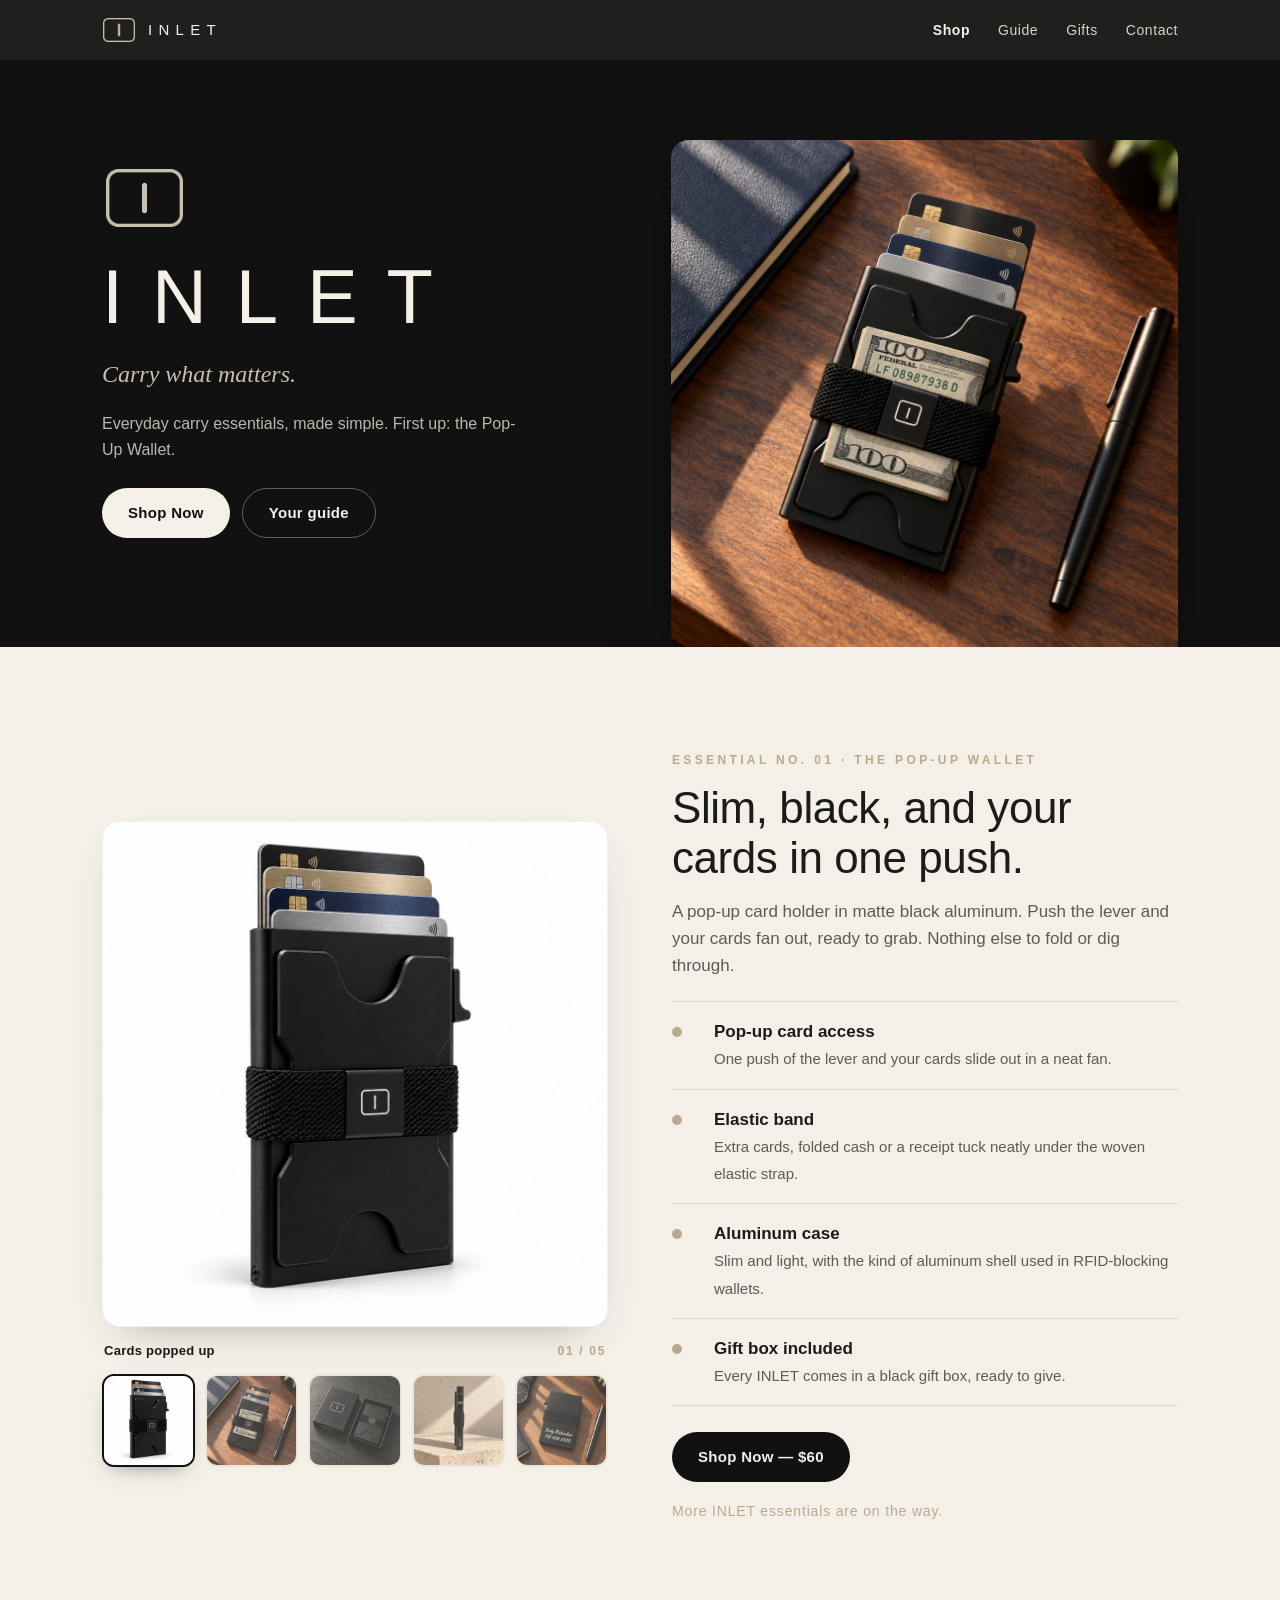
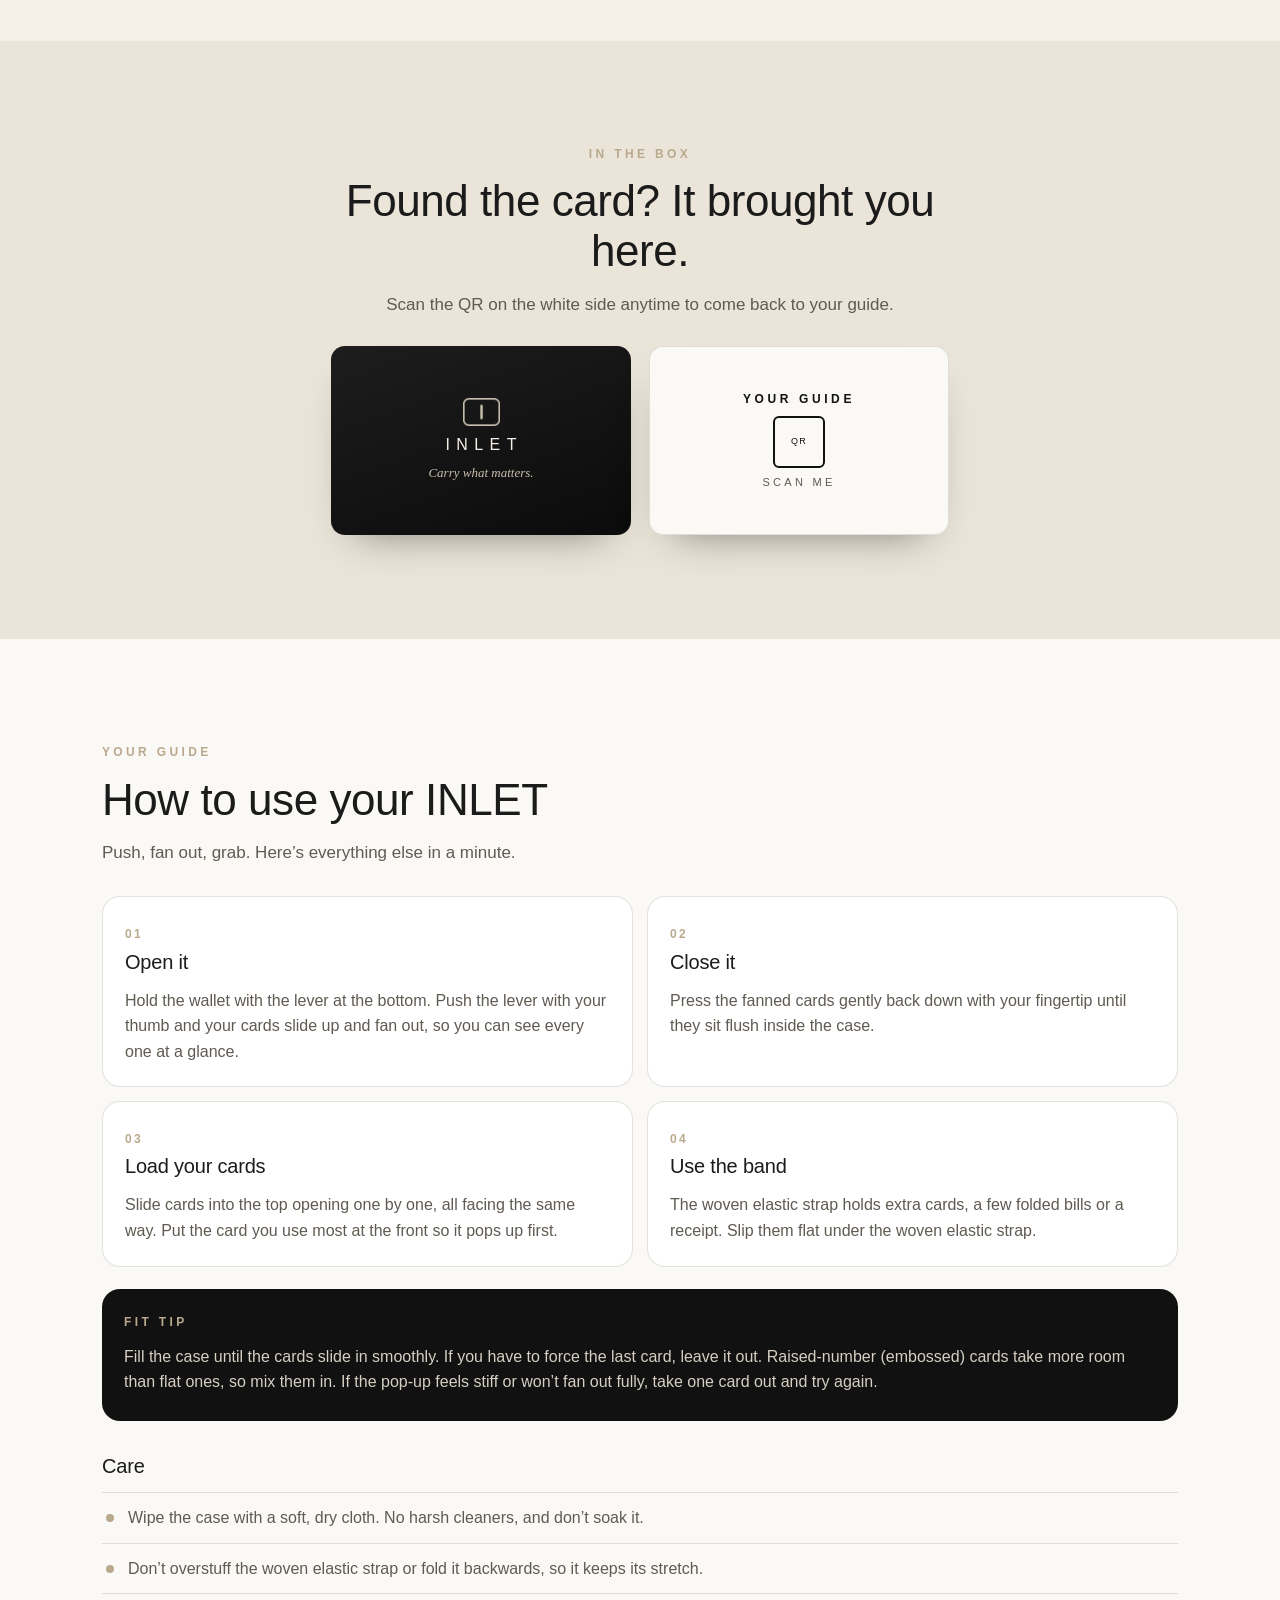
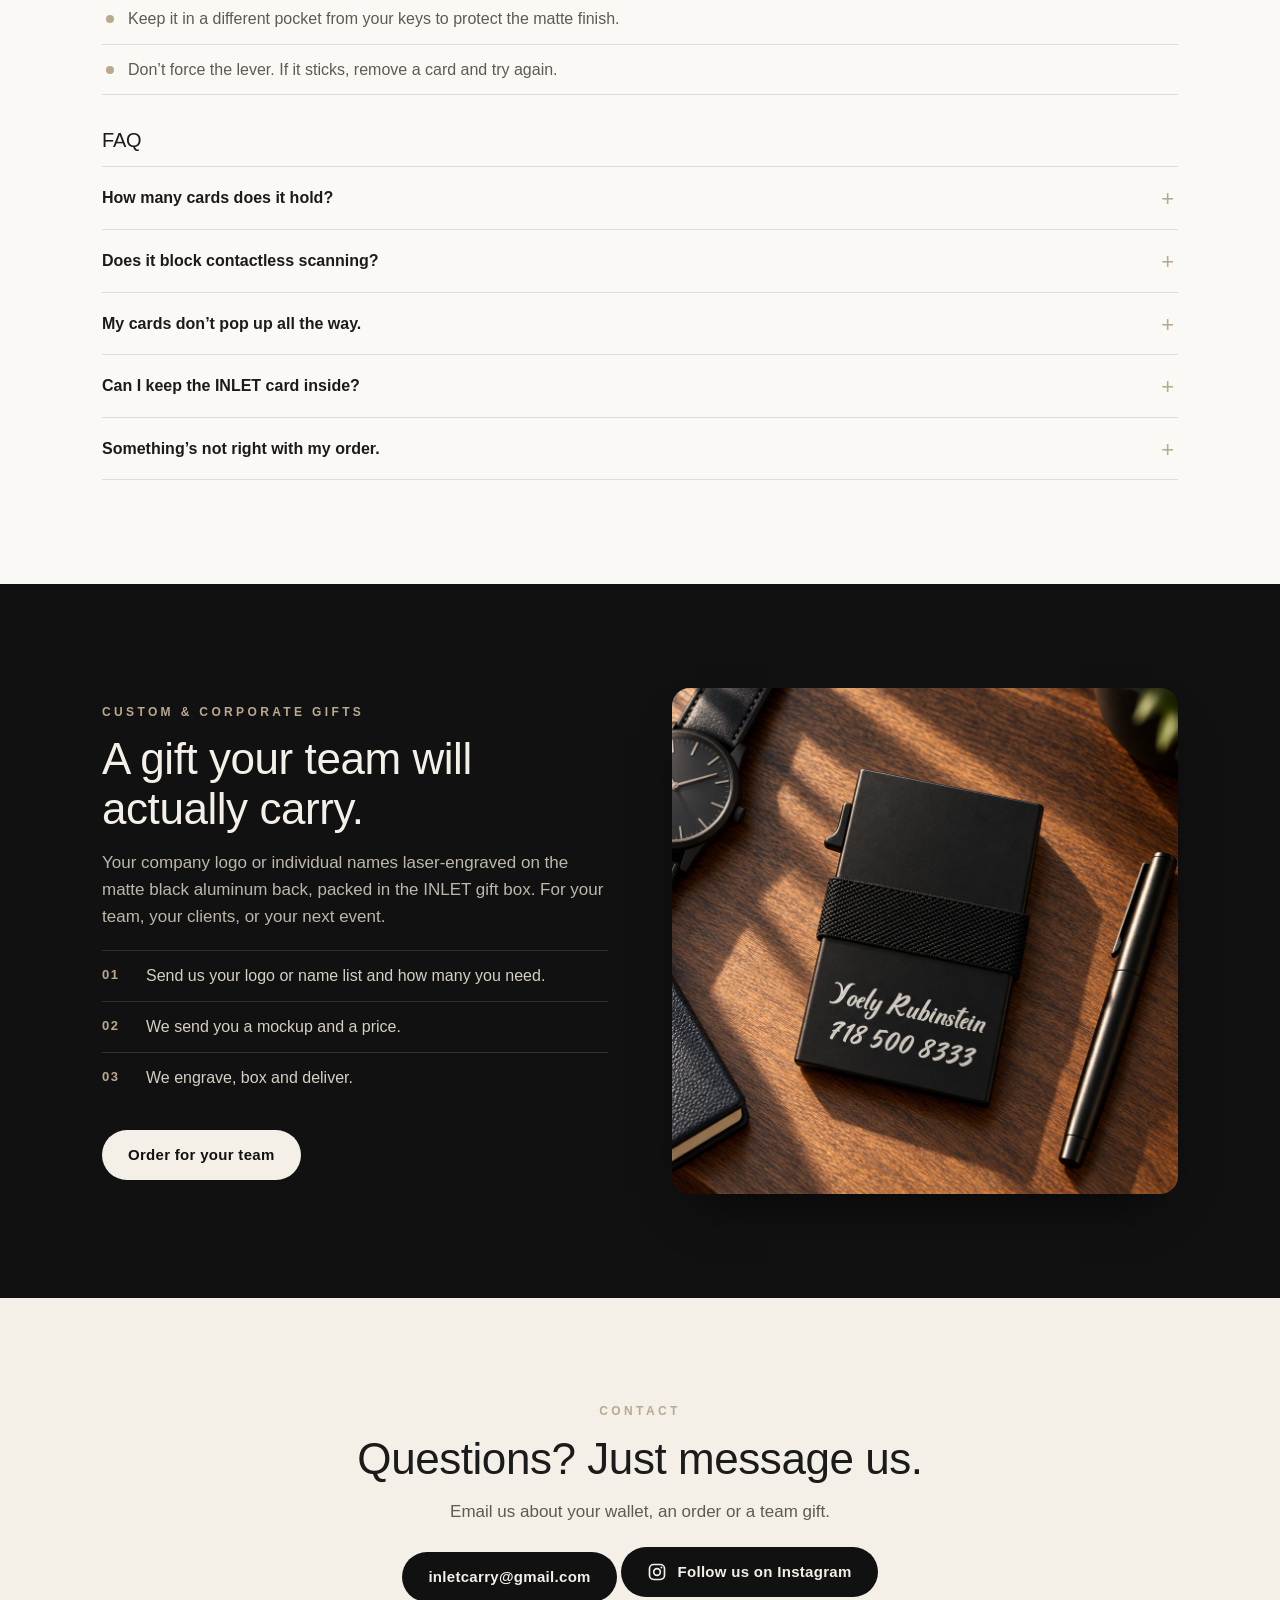
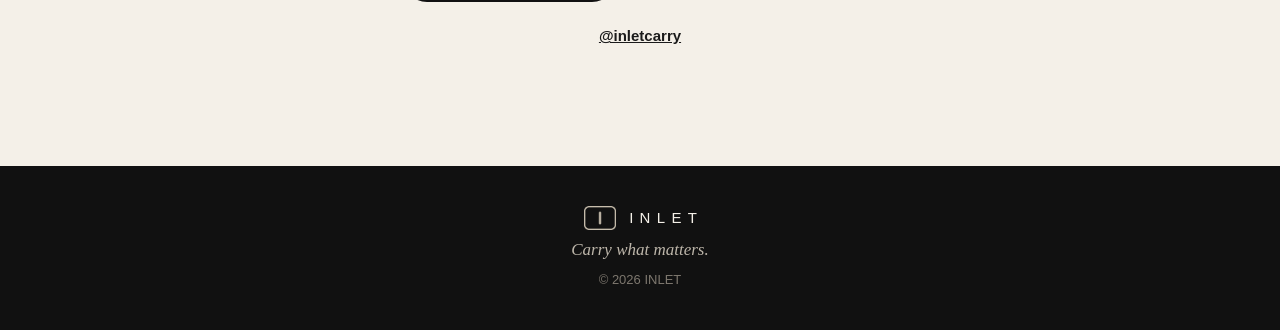
<file: index.html>
<!doctype html>
<html lang="en">
<head>
<meta charset="utf-8">
<meta name="viewport" content="width=device-width, initial-scale=1">
<title>INLET — Everyday carry essentials</title>
<meta name="description" content="INLET makes everyday carry essentials, starting with a slim pop-up card holder in matte black aluminum. Guide, care tips and custom engraved gifts for teams.">
<meta name="theme-color" content="#111111">
<meta property="og:type" content="website">
<meta property="og:url" content="https://inletcarry.com/">
<meta property="og:title" content="INLET — Everyday carry essentials">
<meta property="og:image" content="https://inletcarry.com/og.png">
<meta property="og:description" content="INLET makes everyday carry essentials, starting with a slim pop-up card holder in matte black aluminum. Guide, care tips and custom engraved gifts for teams.">
<meta name="twitter:card" content="summary_large_image">
<meta name="twitter:title" content="INLET — Everyday carry essentials">
<meta name="twitter:description" content="Slim matte black aluminum pop-up wallet with woven elastic cash strap and luxury gift box.">
<meta name="twitter:image" content="https://inletcarry.com/og.png">
<link rel="icon" href="/favicon.png" type="image/png">
<link rel="apple-touch-icon" href="/apple-touch-icon.png">
<link rel="stylesheet" href="styles.css">
</head>
<body>
<a class="skip" href="#main">Skip to content</a>
<header class="site-header">
  <div class="wrap bar">
    <a class="brand" href="./" aria-label="INLET home"><span class="mark logo-mask" aria-hidden="true"></span><span class="wordmark">INLET</span></a>
    <nav aria-label="Main">
      <a class="nav-shop" href="https://www.gift-him.com/products/inlet-cc-001" target="_blank" rel="noopener">Shop</a>
      <a href="guide/">Guide</a>
      <a href="#gifts">Gifts</a>
      <a href="#contact">Contact</a>
    </nav>
  </div>
</header>
<main id="main">
<section class="hero" aria-labelledby="hero-title">
  <div class="wrap hero-grid">
    <div class="hero-copy">
      <span class="mark-lg logo-mask" aria-hidden="true"></span>
      <h1 id="hero-title">INLET</h1>
      <p class="tagline">Carry what matters.</p>
      <p class="hero-sub">Everyday carry essentials, made simple. First up: the Pop-Up Wallet.</p>
      <div class="hero-actions">
        <a class="btn btn-light" href="https://www.gift-him.com/products/inlet-cc-001" target="_blank" rel="noopener">Shop Now</a>
        <a class="btn btn-ghost" href="guide/">Your guide</a>
      </div>
    </div>
    <div class="hero-photo">
      <img src="img/hero.jpg" width="1024" height="1024" alt="INLET matte black aluminum pop-up wallet on a walnut desk with fanned metallic cards and folded cash tucked under the woven elastic strap">
    </div>
  </div>
</section>

<section class="product" id="product" aria-labelledby="product-title">
  <div class="wrap product-grid">
    <div class="gallery" data-gallery>
      <div class="gallery-stage">
        <img id="gallery-main" src="img/wallet.jpg" width="1024" height="1024" alt="INLET matte black aluminum pop-up card holder with fanned metallic cards">
      </div>
      <div class="gallery-caption" aria-live="polite">
        <span class="cap-label" id="gallery-label">Cards popped up</span>
        <span class="cap-count" id="gallery-count">01 / 05</span>
      </div>
      <div class="gallery-thumbs" role="group" aria-label="INLET wallet studio gallery">
        <button class="thumb is-active" type="button" aria-pressed="true" aria-label="View cards popped up" data-src="img/wallet.jpg" data-alt="INLET matte black aluminum pop-up card holder with fanned metallic cards" data-label="Cards popped up" data-index="01 / 05">
          <img src="img/wallet.jpg" width="1024" height="1024" alt="">
        </button>
        <button class="thumb" type="button" aria-pressed="false" aria-label="View cards and cash strap" data-src="img/hero.jpg" data-alt="INLET wallet on a walnut desk with fanned cards and folded cash tucked under the woven elastic strap" data-label="Cards &amp; cash strap" data-index="02 / 05">
          <img src="img/hero.jpg" width="1024" height="1024" alt="" loading="lazy">
        </button>
        <button class="thumb" type="button" aria-pressed="false" aria-label="View luxury embossed gift box" data-src="img/giftbox.jpg" data-alt="INLET matte black aluminum wallet resting inside its embossed black gift box" data-label="Embossed gift box" data-index="03 / 05">
          <img src="img/giftbox.jpg" width="1024" height="1024" alt="" loading="lazy">
        </button>
        <button class="thumb" type="button" aria-pressed="false" aria-label="View aluminum craftsmanship detail" data-src="img/spine.jpg" data-alt="Close-up profile of the INLET anodized aluminum spine, thumb lever and woven strap" data-label="Aluminum detail" data-index="04 / 05">
          <img src="img/spine.jpg" width="1024" height="1024" alt="" loading="lazy">
        </button>
        <button class="thumb" type="button" aria-pressed="false" aria-label="View custom laser engraving" data-src="img/engraved.jpg" data-alt="Matte black aluminum back of the INLET wallet with crisp silver-white custom laser engraving" data-label="Custom laser engraving" data-index="05 / 05">
          <img src="img/engraved.jpg" width="1024" height="1024" alt="" loading="lazy">
        </button>
      </div>
    </div>
    <div>
      <p class="eyebrow">Essential No. 01 · The Pop-Up Wallet</p>
      <h2 id="product-title">Slim, black, and your cards in one push.</h2>
      <p class="muted">A pop-up card holder in matte black aluminum. Push the lever and your cards fan out, ready to grab. Nothing else to fold or dig through.</p>
      <ul class="features">
        <li><span class="dot"></span><div><strong>Pop-up card access</strong><span class="d">One push of the lever and your cards slide out in a neat fan.</span></div></li>
        <li><span class="dot"></span><div><strong>Elastic band</strong><span class="d">Extra cards, folded cash or a receipt tuck neatly under the woven elastic strap.</span></div></li>
        <li><span class="dot"></span><div><strong>Aluminum case</strong><span class="d">Slim and light, with the kind of aluminum shell used in RFID-blocking wallets.</span></div></li>
        <li><span class="dot"></span><div><strong>Gift box included</strong><span class="d">Every INLET comes in a black gift box, ready to give.</span></div></li>
      </ul>
      <div class="product-cta">
        <a class="btn btn-dark" href="https://www.gift-him.com/products/inlet-cc-001" target="_blank" rel="noopener">Shop Now — $60</a>
      </div>
      <p class="next">More INLET essentials are on the way.</p>
    </div>
  </div>
</section>

<section class="cardstrip" aria-labelledby="card-title">
  <div class="wrap narrow center">
    <p class="eyebrow">In the box</p>
    <h2 id="card-title">Found the card? It brought you here.</h2>
    <p class="muted">Scan the QR on the white side anytime to come back to your guide.</p>
  </div>
  <div class="wrap cards" aria-hidden="true">
    <div class="icard front"><span class="mark logo-mask" aria-hidden="true"></span><span class="wm">INLET</span><span class="tg">Carry what matters.</span></div>
    <div class="icard back"><span class="yg">YOUR GUIDE</span><span class="qr">QR</span><span class="sm">SCAN ME</span></div>
  </div>
</section>

<section class="guide" id="guide" aria-labelledby="guide-title">
  <div class="wrap">
    <div class="guide-head">
      <p class="eyebrow">Your guide</p>
      <h2 id="guide-title">How to use your INLET</h2>
      <p class="muted">Push, fan out, grab. Here’s everything else in a minute.</p>
    </div>

  <div class="guide-grid">
    <article class="step-card">
      <span class="step-num">01</span>
      <h3>Open it</h3>
      <p>Hold the wallet with the lever at the bottom. Push the lever with your thumb and your cards slide up and fan out, so you can see every one at a glance.</p>
    </article>
    <article class="step-card">
      <span class="step-num">02</span>
      <h3>Close it</h3>
      <p>Press the fanned cards gently back down with your fingertip until they sit flush inside the case.</p>
    </article>
    <article class="step-card">
      <span class="step-num">03</span>
      <h3>Load your cards</h3>
      <p>Slide cards into the top opening one by one, all facing the same way. Put the card you use most at the front so it pops up first.</p>
    </article>
    <article class="step-card">
      <span class="step-num">04</span>
      <h3>Use the band</h3>
      <p>The woven elastic strap holds extra cards, a few folded bills or a receipt. Slip them flat under the woven elastic strap.</p>
    </article>
  </div>

  <div class="tip">
    <p class="eyebrow">Fit tip</p>
    <p>Fill the case until the cards slide in smoothly. If you have to force the last card, leave it out. Raised-number (embossed) cards take more room than flat ones, so mix them in. If the pop-up feels stiff or won’t fan out fully, take one card out and try again.</p>
  </div>

  <div class="care">
    <h3>Care</h3>
    <ul>
      <li>Wipe the case with a soft, dry cloth. No harsh cleaners, and don’t soak it.</li>
      <li>Don’t overstuff the woven elastic strap or fold it backwards, so it keeps its stretch.</li>
      <li>Keep it in a different pocket from your keys to protect the matte finish.</li>
      <li>Don’t force the lever. If it sticks, remove a card and try again.</li>
    </ul>
  </div>

  <div class="faq">
    <h3>FAQ</h3>
    <details>
      <summary>How many cards does it hold?</summary>
      <p>Your everyday cards fit in the pop-up case, and the woven elastic strap carries extras. It depends on how thick your cards are, so go by the fit tip above: if a card won’t slide in easily, the case is full.</p>
    </details>
    <details>
      <summary>Does it block contactless scanning?</summary>
      <p>The case is made of aluminum, a material commonly used in RFID-blocking wallets to help shield cards stored inside. To tap and pay, pop the card out first. Cards under the woven elastic strap sit outside the case.</p>
    </details>
    <details>
      <summary>My cards don’t pop up all the way.</summary>
      <p>The case is probably too full or holding a thick card. Remove one card and push the lever again.</p>
    </details>
    <details>
      <summary>Can I keep the INLET card inside?</summary>
      <p>Sure, or swap it for one of your own cards. Keep it somewhere handy since it brings you back to this guide.</p>
    </details>
    <details>
      <summary>Something’s not right with my order.</summary>
      <p>Email us at <a href="mailto:inletcarry@gmail.com">inletcarry@gmail.com</a> and we’ll sort it out with you directly.</p>
    </details>
  </div>

  </div>
</section>

<section class="gifts" id="gifts" aria-labelledby="gifts-title">
  <div class="wrap gift-grid">
    <div>
      <p class="eyebrow">Custom &amp; corporate gifts</p>
      <h2 id="gifts-title">A gift your team will actually carry.</h2>
      <p class="muted">Your company logo or individual names laser-engraved on the matte black aluminum back, packed in the INLET gift box. For your team, your clients, or your next event.</p>
      <ol class="gift-list">
        <li>Send us your logo or name list and how many you need.</li>
        <li>We send you a mockup and a price.</li>
        <li>We engrave, box and deliver.</li>
      </ol>
      <a class="btn btn-light" href="mailto:inletcarry@gmail.com?subject=Custom%20INLET%20wallets%20for%20my%20team"><span>Order for your team</span></a>
    </div>
    <div class="photo">
      <img src="img/engraved.jpg" width="1024" height="1024" alt="Matte black aluminum back of the INLET wallet with crisp silver-white custom laser engraving">
    </div>
  </div>
</section>



<section class="contact" id="contact" aria-labelledby="contact-title">
  <div class="wrap narrow center">
    <p class="eyebrow">Contact</p>
    <h2 id="contact-title">Questions? Just message us.</h2>
    <p class="muted">Email us about your wallet, an order or a team gift.</p>
    <a class="btn btn-dark" href="mailto:inletcarry@gmail.com"><span>inletcarry@gmail.com</span></a>
    <a class="btn btn-dark insta-btn" href="https://instagram.com/inletcarry" rel="noopener"><svg class="ico" viewBox="0 0 24 24" aria-hidden="true" focusable="false" style="width:20px;height:20px"><rect x="3" y="3" width="18" height="18" rx="5" fill="none" stroke="currentColor" stroke-width="2"/><circle cx="12" cy="12" r="4" fill="none" stroke="currentColor" stroke-width="2"/><circle cx="17.3" cy="6.7" r="1.2" fill="currentColor"/></svg><span>Follow us on Instagram</span></a><p class="insta"><a class="handle" href="https://instagram.com/inletcarry">@inletcarry</a></p>
  </div>
</section>
</main>
<footer class="site-footer">
  <div class="wrap foot">
    <a class="brand light" href="./" aria-label="INLET home"><span class="mark logo-mask" aria-hidden="true"></span><span class="wordmark">INLET</span></a>
    <p>Carry what matters.</p>
    <p class="small">© 2026 INLET</p>
  </div>
</footer>
<script src="script.js" defer></script>
</body>
</html>
</file>
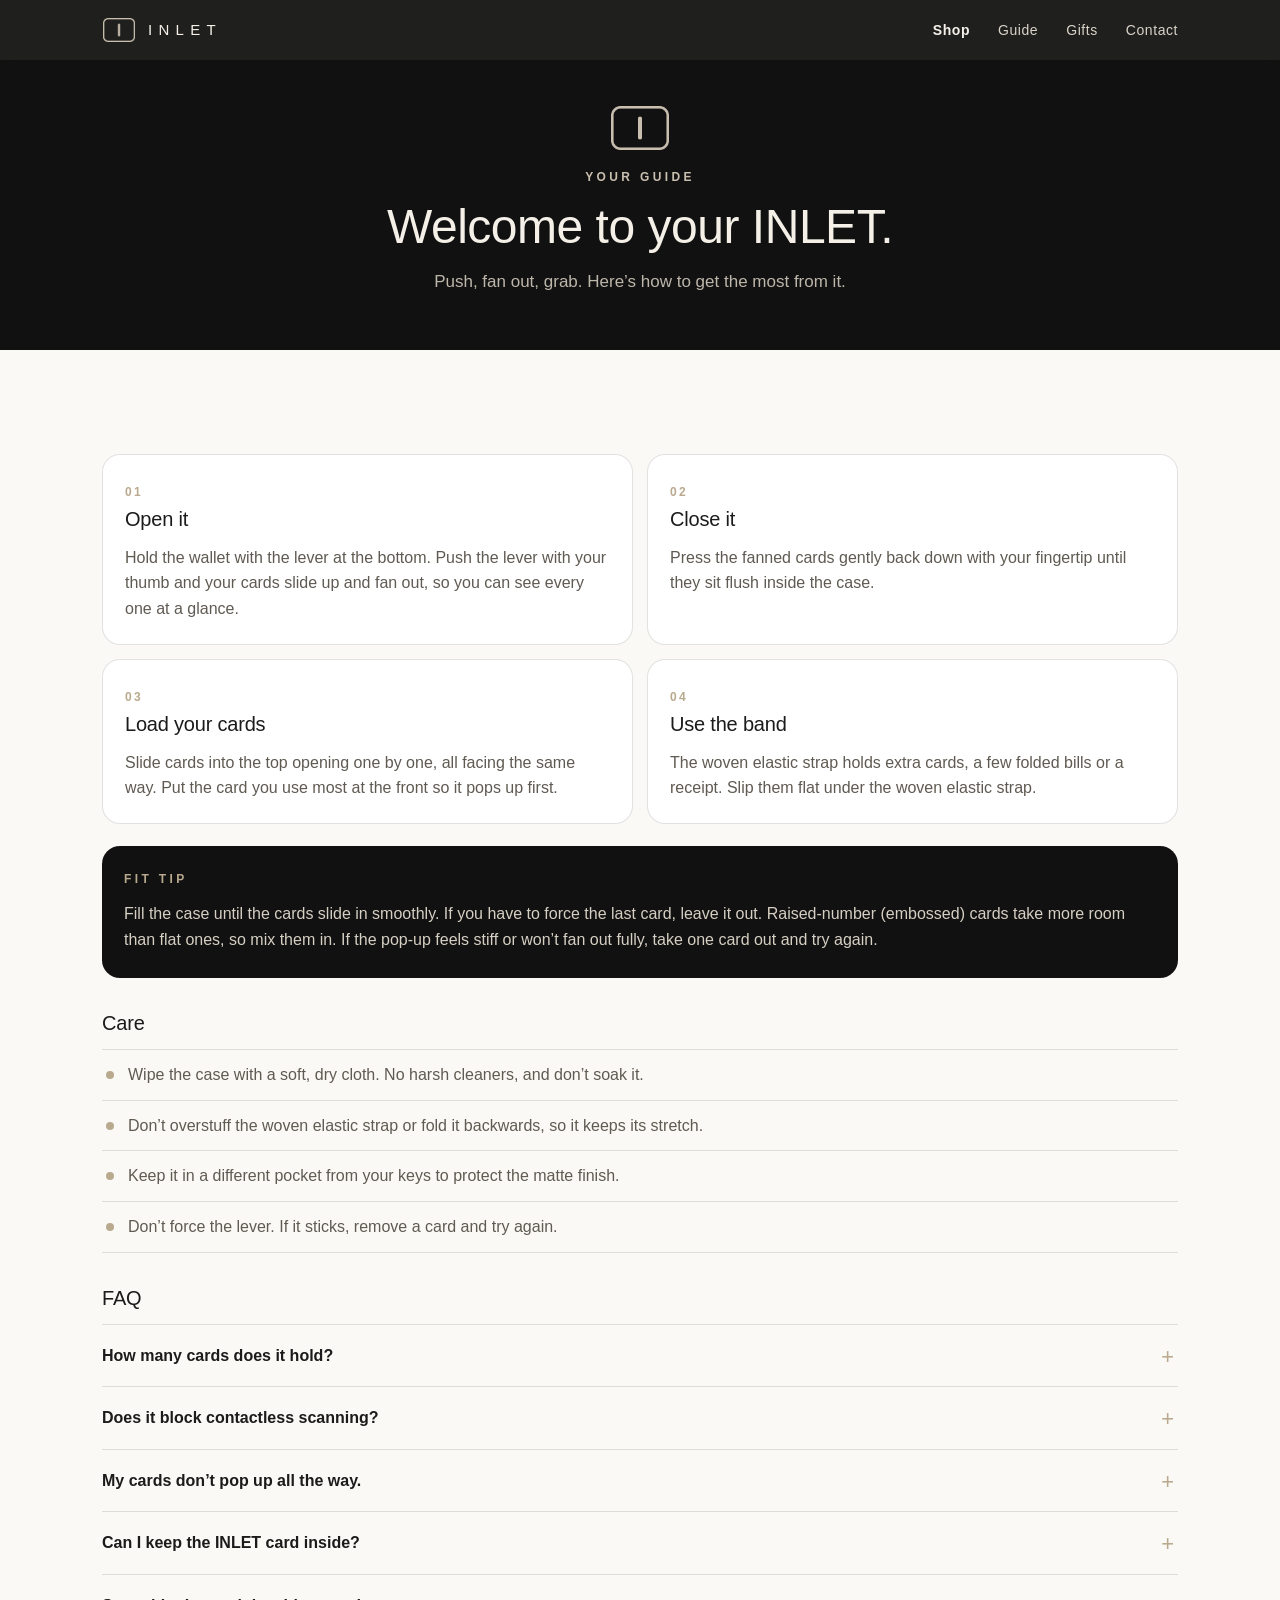
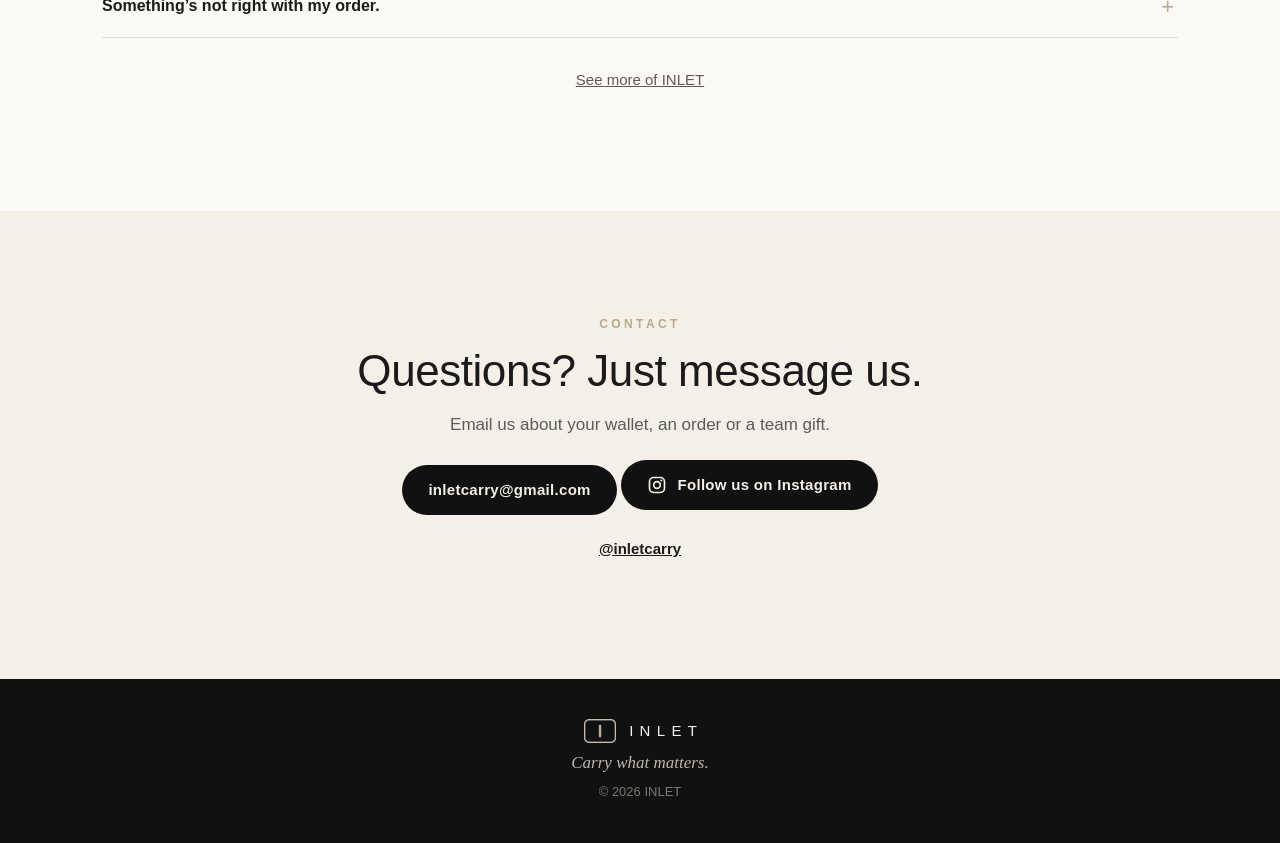
<file: guide/index.html>
<!doctype html>
<html lang="en">
<head>
<meta charset="utf-8">
<meta name="viewport" content="width=device-width, initial-scale=1">
<title>Your INLET guide — how to use your wallet</title>
<meta name="description" content="How to open, load and care for your INLET pop-up card holder, plus quick answers.">
<meta name="theme-color" content="#111111">
<meta property="og:type" content="website">
<meta property="og:url" content="https://inletcarry.com/guide/">
<meta property="og:title" content="Your INLET guide — how to use your wallet">
<meta property="og:image" content="https://inletcarry.com/og.png">
<meta property="og:description" content="How to open, load and care for your INLET pop-up card holder, plus quick answers.">
<meta name="twitter:card" content="summary_large_image">
<meta name="twitter:image" content="https://inletcarry.com/og.png">
<link rel="icon" href="/favicon.png" type="image/png">
<link rel="apple-touch-icon" href="/apple-touch-icon.png">
<link rel="stylesheet" href="../styles.css">
</head>
<body>
<a class="skip" href="#main">Skip to content</a>
<header class="site-header">
  <div class="wrap bar">
    <a class="brand" href="../" aria-label="INLET home"><span class="mark logo-mask" aria-hidden="true"></span><span class="wordmark">INLET</span></a>
    <nav aria-label="Main">
      <a class="nav-shop" href="https://www.gift-him.com/products/inlet-cc-001" target="_blank" rel="noopener">Shop</a>
      <a href="../guide/">Guide</a>
      <a href="../#gifts">Gifts</a>
      <a href="../#contact">Contact</a>
    </nav>
  </div>
</header>
<main id="main">
<section class="guide-hero" aria-labelledby="g-title">
  <div class="wrap narrow">
    <span class="mark logo-mask" aria-hidden="true"></span>
    <p class="eyebrow light">Your guide</p>
    <h1 id="g-title">Welcome to your INLET.</h1>
    <p>Push, fan out, grab. Here’s how to get the most from it.</p>
  </div>
</section>
<section class="guide" id="guide" aria-label="How to use your INLET">
  <div class="wrap">

  <div class="guide-grid">
    <article class="step-card">
      <span class="step-num">01</span>
      <h3>Open it</h3>
      <p>Hold the wallet with the lever at the bottom. Push the lever with your thumb and your cards slide up and fan out, so you can see every one at a glance.</p>
    </article>
    <article class="step-card">
      <span class="step-num">02</span>
      <h3>Close it</h3>
      <p>Press the fanned cards gently back down with your fingertip until they sit flush inside the case.</p>
    </article>
    <article class="step-card">
      <span class="step-num">03</span>
      <h3>Load your cards</h3>
      <p>Slide cards into the top opening one by one, all facing the same way. Put the card you use most at the front so it pops up first.</p>
    </article>
    <article class="step-card">
      <span class="step-num">04</span>
      <h3>Use the band</h3>
      <p>The woven elastic strap holds extra cards, a few folded bills or a receipt. Slip them flat under the woven elastic strap.</p>
    </article>
  </div>

  <div class="tip">
    <p class="eyebrow">Fit tip</p>
    <p>Fill the case until the cards slide in smoothly. If you have to force the last card, leave it out. Raised-number (embossed) cards take more room than flat ones, so mix them in. If the pop-up feels stiff or won’t fan out fully, take one card out and try again.</p>
  </div>

  <div class="care">
    <h3>Care</h3>
    <ul>
      <li>Wipe the case with a soft, dry cloth. No harsh cleaners, and don’t soak it.</li>
      <li>Don’t overstuff the woven elastic strap or fold it backwards, so it keeps its stretch.</li>
      <li>Keep it in a different pocket from your keys to protect the matte finish.</li>
      <li>Don’t force the lever. If it sticks, remove a card and try again.</li>
    </ul>
  </div>

  <div class="faq">
    <h3>FAQ</h3>
    <details>
      <summary>How many cards does it hold?</summary>
      <p>Your everyday cards fit in the pop-up case, and the woven elastic strap carries extras. It depends on how thick your cards are, so go by the fit tip above: if a card won’t slide in easily, the case is full.</p>
    </details>
    <details>
      <summary>Does it block contactless scanning?</summary>
      <p>The case is made of aluminum, a material commonly used in RFID-blocking wallets to help shield cards stored inside. To tap and pay, pop the card out first. Cards under the woven elastic strap sit outside the case.</p>
    </details>
    <details>
      <summary>My cards don’t pop up all the way.</summary>
      <p>The case is probably too full or holding a thick card. Remove one card and push the lever again.</p>
    </details>
    <details>
      <summary>Can I keep the INLET card inside?</summary>
      <p>Sure, or swap it for one of your own cards. Keep it somewhere handy since it brings you back to this guide.</p>
    </details>
    <details>
      <summary>Something’s not right with my order.</summary>
      <p>Email us at <a href="mailto:inletcarry@gmail.com">inletcarry@gmail.com</a> and we’ll sort it out with you directly.</p>
    </details>
  </div>

    <p class="center"><a class="back-home" href="../">See more of INLET</a></p>
  </div>
</section>


<section class="contact" id="contact" aria-labelledby="contact-title">
  <div class="wrap narrow center">
    <p class="eyebrow">Contact</p>
    <h2 id="contact-title">Questions? Just message us.</h2>
    <p class="muted">Email us about your wallet, an order or a team gift.</p>
    <a class="btn btn-dark" href="mailto:inletcarry@gmail.com"><span>inletcarry@gmail.com</span></a>
    <a class="btn btn-dark insta-btn" href="https://instagram.com/inletcarry" rel="noopener"><svg class="ico" viewBox="0 0 24 24" aria-hidden="true" focusable="false" style="width:20px;height:20px"><rect x="3" y="3" width="18" height="18" rx="5" fill="none" stroke="currentColor" stroke-width="2"/><circle cx="12" cy="12" r="4" fill="none" stroke="currentColor" stroke-width="2"/><circle cx="17.3" cy="6.7" r="1.2" fill="currentColor"/></svg><span>Follow us on Instagram</span></a><p class="insta"><a class="handle" href="https://instagram.com/inletcarry">@inletcarry</a></p>
  </div>
</section>
</main>
<footer class="site-footer">
  <div class="wrap foot">
    <a class="brand light" href="../" aria-label="INLET home"><span class="mark logo-mask" aria-hidden="true"></span><span class="wordmark">INLET</span></a>
    <p>Carry what matters.</p>
    <p class="small">© 2026 INLET</p>
  </div>
</footer>
</body>
</html>
</file>
<file: styles.css>
:root{
  --black:#111111; --ink:#1b1b1b; --cream:#f4f0e8; --cream-2:#ebe5d9; --silver:#c9bfae; --champagne:#b9a98e;
  --muted:#5f5a52; --line:rgba(17,17,17,.12);
  --sans:"Helvetica Neue",Helvetica,"Inter","Segoe UI",Roboto,Arial,sans-serif;
  --radius:18px;
}
*{box-sizing:border-box}
html{scroll-behavior:smooth;-webkit-text-size-adjust:100%}
body{margin:0;background:var(--cream);color:var(--ink);font-family:var(--sans);font-size:17px;line-height:1.6;overflow-x:hidden}
img{max-width:100%;display:block}
a{color:inherit}
:focus-visible{outline:2px solid var(--champagne);outline-offset:3px;border-radius:6px}
.skip{position:absolute;left:-999px;top:0}
.skip:focus{left:12px;top:12px;background:#fff;padding:8px 12px;z-index:10}
.wrap{width:100%;max-width:1120px;margin:0 auto;padding:0 22px}
.narrow{max-width:680px}
.center{text-align:center}
.eyebrow{font-size:12px;letter-spacing:.28em;text-transform:uppercase;color:var(--champagne);margin:0 0 12px;font-weight:600}
.eyebrow.light{color:var(--silver)}
h1,h2,h3{font-weight:500;letter-spacing:-.01em;line-height:1.15;margin:0 0 14px}
h2{font-size:clamp(28px,6.4vw,44px)}
h3{font-size:20px}
p{margin:0 0 14px}
.muted{color:var(--muted)}
.muted-light{color:#bdb6aa}
section{padding:72px 0}
.mark{width:34px;height:24px;flex:none}
.ico{width:20px;height:20px;flex:none}

/* header */
.site-header{position:sticky;top:0;z-index:5;background:rgba(17,17,17,.94);color:var(--cream);backdrop-filter:saturate(1.2) blur(8px)}
.bar{display:flex;align-items:center;justify-content:space-between;height:60px;gap:12px}
.brand{display:inline-flex;align-items:center;gap:12px;text-decoration:none;color:inherit;flex:none}
.brand .mark{color:var(--silver)}
.wordmark{letter-spacing:.42em;font-size:15px;font-weight:500;margin-right:-.42em}
nav{display:flex;align-items:center;gap:16px}
nav a{text-decoration:none;font-size:14px;color:#d9d3c8;letter-spacing:.04em;padding:6px 0;white-space:nowrap}
nav a:hover{color:#fff}
nav a.nav-shop{color:var(--cream);font-weight:600}

/* hero */
.hero{background:var(--black);color:var(--cream);padding:48px 0 0;overflow:hidden}
.hero-grid{display:grid;gap:36px;align-items:center}
.hero-copy{text-align:center}
.hero .mark-lg{width:84px;height:58px;color:var(--silver);margin:0 auto 22px}
.hero h1{font-size:clamp(40px,12vw,76px);letter-spacing:.38em;margin:0 -.38em 14px 0;font-weight:400}
.tagline{font-size:clamp(19px,4.8vw,24px);color:var(--silver);font-style:italic;font-family:Georgia,"Times New Roman",serif;margin-bottom:26px}
.hero-sub{color:#bdb6aa;font-size:16px;max-width:420px;margin:-8px auto 26px}
.hero-actions{display:flex;flex-wrap:wrap;gap:12px;justify-content:center}
.hero-photo{border-radius:var(--radius) var(--radius) 0 0;overflow:hidden;background:#191614;box-shadow:0 24px 60px -24px rgba(0,0,0,.75)}
.hero-photo img{width:100%;height:auto;aspect-ratio:1/1;object-fit:cover}

.btn{display:inline-flex;align-items:center;justify-content:center;gap:10px;min-height:50px;padding:0 26px;border-radius:999px;text-decoration:none;font-size:15px;font-weight:600;letter-spacing:.02em;transition:transform .15s ease,background .15s ease,border-color .15s ease}
.btn:hover{transform:translateY(-1px)}
.btn-light{background:var(--cream);color:var(--black)}
.btn-light:hover{background:#fff}
.btn-ghost{border:1px solid rgba(244,240,232,.35);color:var(--cream)}
.btn-ghost:hover{border-color:var(--cream)}
.btn-dark{background:var(--black);color:var(--cream)}
.btn-dark:hover{background:#000}

/* product & interactive studio gallery */
.product-grid{display:grid;gap:34px;align-items:start}
.photo{border-radius:var(--radius);overflow:hidden;background:var(--cream-2);box-shadow:0 18px 40px -28px rgba(0,0,0,.45)}
.photo img{width:100%;height:auto;aspect-ratio:1/1;object-fit:cover}
.gifts .photo{background:#1b1815;box-shadow:0 24px 50px -24px rgba(0,0,0,.8)}

.gallery{display:flex;flex-direction:column;gap:12px}
.gallery-stage{position:relative;border-radius:var(--radius);overflow:hidden;background:#fff;box-shadow:0 18px 42px -26px rgba(0,0,0,.38);border:1px solid rgba(17,17,17,.06)}
.gallery-stage img{width:100%;height:auto;aspect-ratio:1/1;object-fit:cover;transition:opacity .2s ease}
.gallery-stage img.is-swapping{opacity:.55}
.gallery-caption{display:flex;align-items:center;justify-content:space-between;gap:12px;padding:2px 2px 0;font-size:13px;color:var(--muted)}
.gallery-caption .cap-label{font-weight:600;color:var(--ink);letter-spacing:.02em}
.gallery-caption .cap-count{font-size:12px;letter-spacing:.14em;color:var(--champagne);font-weight:600}
.gallery-thumbs{display:grid;grid-template-columns:repeat(5,1fr);gap:8px}
.thumb{appearance:none;border:2px solid transparent;background:#e9e3d6;border-radius:12px;padding:0;overflow:hidden;cursor:pointer;position:relative;aspect-ratio:1/1;transition:transform .15s ease,border-color .15s ease,box-shadow .15s ease,opacity .15s ease;opacity:.76}
.thumb img{width:100%;height:100%;object-fit:cover;display:block}
.thumb:hover{opacity:1;transform:translateY(-1px);border-color:rgba(17,17,17,.28)}
.thumb.is-active,.thumb[aria-pressed="true"]{opacity:1;border-color:var(--black);box-shadow:0 8px 20px -12px rgba(0,0,0,.6)}

.features{list-style:none;padding:0;margin:22px 0 0;display:grid;gap:0}
.features li{display:grid;grid-template-columns:28px 1fr;gap:14px;padding:16px 0;border-top:1px solid var(--line)}
.features li:last-child{border-bottom:1px solid var(--line)}
.features strong{display:block;font-weight:600}
.features span.d{color:var(--muted);font-size:15px}
.dot{width:10px;height:10px;border-radius:50%;background:var(--champagne);margin-top:9px}
.product-cta{margin-top:26px}
.next{margin-top:18px;font-size:14px;letter-spacing:.06em;color:var(--champagne)}

/* card strip */
.cardstrip{background:var(--cream-2)}
.cards{display:flex;gap:18px;justify-content:center;flex-wrap:wrap;margin-top:28px}
.icard{width:min(300px,100%);aspect-ratio:85.6/54;border-radius:14px;position:relative;box-shadow:0 20px 40px -24px rgba(0,0,0,.5);display:flex;flex-direction:column;align-items:center;justify-content:center;gap:6px;padding:16px}
.icard.front{background:linear-gradient(160deg,#1d1d1d,#0b0b0b);color:var(--silver)}
.icard.front .mark{width:40px;height:28px}
.icard .wm{letter-spacing:.4em;margin-right:-.4em;font-size:16px;color:var(--cream)}
.icard .tg{font-family:Georgia,serif;font-style:italic;font-size:13px;color:var(--silver)}
.icard.back{background:#fbf9f5;color:var(--black);border:1px solid var(--line)}
.icard.back .yg{font-size:12px;letter-spacing:.3em;font-weight:600}
.qr{width:52px;height:52px;border:2px solid var(--black);border-radius:6px;display:grid;place-items:center;font-size:9px;letter-spacing:.14em}
.icard.back .sm{font-size:11px;letter-spacing:.3em;color:var(--muted)}

/* guide */
.guide{background:#fbf9f5}
.guide-head{margin-bottom:30px}
.guide-grid{display:grid;gap:14px}
.step-card{background:#fff;border:1px solid var(--line);border-radius:var(--radius);padding:22px 22px 8px}
.step-num{display:inline-block;font-size:12px;letter-spacing:.2em;color:var(--champagne);font-weight:700;margin-bottom:6px}
.step-card p{color:var(--muted);font-size:16px}
.tip{margin:22px 0;background:var(--black);color:var(--cream);border-radius:var(--radius);padding:24px 22px 12px}
.tip p:last-child{color:#d6cfc3;font-size:16px}
.care,.faq{margin-top:34px}
.care ul{margin:0;padding:0;list-style:none}
.care li{padding:12px 0 12px 26px;border-top:1px solid var(--line);position:relative;color:var(--muted);font-size:16px}
.care li:last-child{border-bottom:1px solid var(--line)}
.care li::before{content:"";position:absolute;left:4px;top:21px;width:8px;height:8px;border-radius:50%;background:var(--champagne)}
details{border-top:1px solid var(--line);padding:4px 0}
details:last-of-type{border-bottom:1px solid var(--line)}
summary{cursor:pointer;list-style:none;padding:14px 34px 14px 0;font-weight:600;position:relative;font-size:16px}
summary::-webkit-details-marker{display:none}
summary::after{content:"+";position:absolute;right:4px;top:10px;font-size:22px;font-weight:300;color:var(--champagne)}
details[open] summary::after{content:"–"}
details p{color:var(--muted);font-size:16px;padding-right:10px}

/* gifts */
.gifts{background:var(--black);color:var(--cream)}
.gifts .muted{color:#bdb6aa}
.gift-grid{display:grid;gap:34px;align-items:center}
.gift-list{list-style:none;padding:0;margin:20px 0 28px;counter-reset:g}
.gift-list li{counter-increment:g;display:grid;grid-template-columns:34px 1fr;gap:10px;padding:12px 0;border-top:1px solid rgba(244,240,232,.14);color:#d6cfc3;font-size:16px}
.gift-list li::before{content:counter(g,decimal-leading-zero);color:var(--champagne);font-size:13px;letter-spacing:.12em;font-weight:700;padding-top:2px}

/* review */
.review{background:#1a1a1a;color:var(--cream)}
.code-box{margin:30px auto 0;max-width:360px;border:1px dashed rgba(201,191,174,.55);border-radius:var(--radius);padding:20px}
.code-box p{margin:0;color:#d6cfc3;font-size:15px}
.code-box .code{font-size:30px;letter-spacing:.24em;color:var(--cream);margin:6px -.24em 6px 0;font-weight:600}

/* contact */
.contact .btn{margin-top:8px}
.insta{margin-top:22px;color:var(--muted);font-size:15px}
.handle{color:var(--ink);font-weight:600}
.insta-btn{margin-top:14px;display:inline-flex;align-items:center;gap:10px}

/* footer */
.site-footer{background:var(--black);color:#bdb6aa;padding:40px 0}
.foot{display:flex;flex-direction:column;align-items:center;gap:6px;text-align:center}
.foot p{margin:0;font-family:Georgia,serif;font-style:italic}
.foot .small{font-family:var(--sans);font-style:normal;font-size:13px;color:#7d776e}
.brand.light{color:var(--cream)}

/* guide page */
.guide-hero{background:var(--black);color:var(--cream);padding:46px 0 40px;text-align:center}
.guide-hero .mark{width:64px;height:44px;color:var(--silver);margin:0 auto 18px}
.guide-hero h1{font-size:clamp(30px,8vw,48px)}
.guide-hero p{color:#bdb6aa}
.back-home{display:inline-block;margin-top:30px;font-size:15px;color:var(--muted)}

.logo-mask{display:block;background-color:currentColor;-webkit-mask:url(/img/logo-mask.png) center/contain no-repeat;mask:url(/img/logo-mask.png) center/contain no-repeat}

@media (min-width:760px){
  section{padding:104px 0}
  .hero{padding-top:80px}
  .hero-grid{grid-template-columns:1.05fr 1fr}
  .hero-copy{text-align:left;padding-bottom:80px}
  .hero .mark-lg{margin:0 0 26px}
  .hero-sub{margin-left:0}
  .hero-actions{justify-content:flex-start}
  .hero-photo{border-radius:var(--radius) var(--radius) 0 0}
  .product-grid,.gift-grid{grid-template-columns:1fr 1fr;gap:64px}
  .product-grid{align-items:center}
  .gallery-thumbs{gap:10px}
  .guide-grid{grid-template-columns:1fr 1fr}
  nav{gap:28px}
}
@media (max-width:420px){
  nav{gap:12px}
  nav a{font-size:13px}
  .wordmark{letter-spacing:.32em;margin-right:-.32em;font-size:14px}
  .brand{gap:9px}
  .brand .mark{width:30px;height:21px}
}
@media (prefers-reduced-motion:reduce){
  html{scroll-behavior:auto}
  .btn,.thumb,.gallery-stage img{transition:none}
}
</file>
